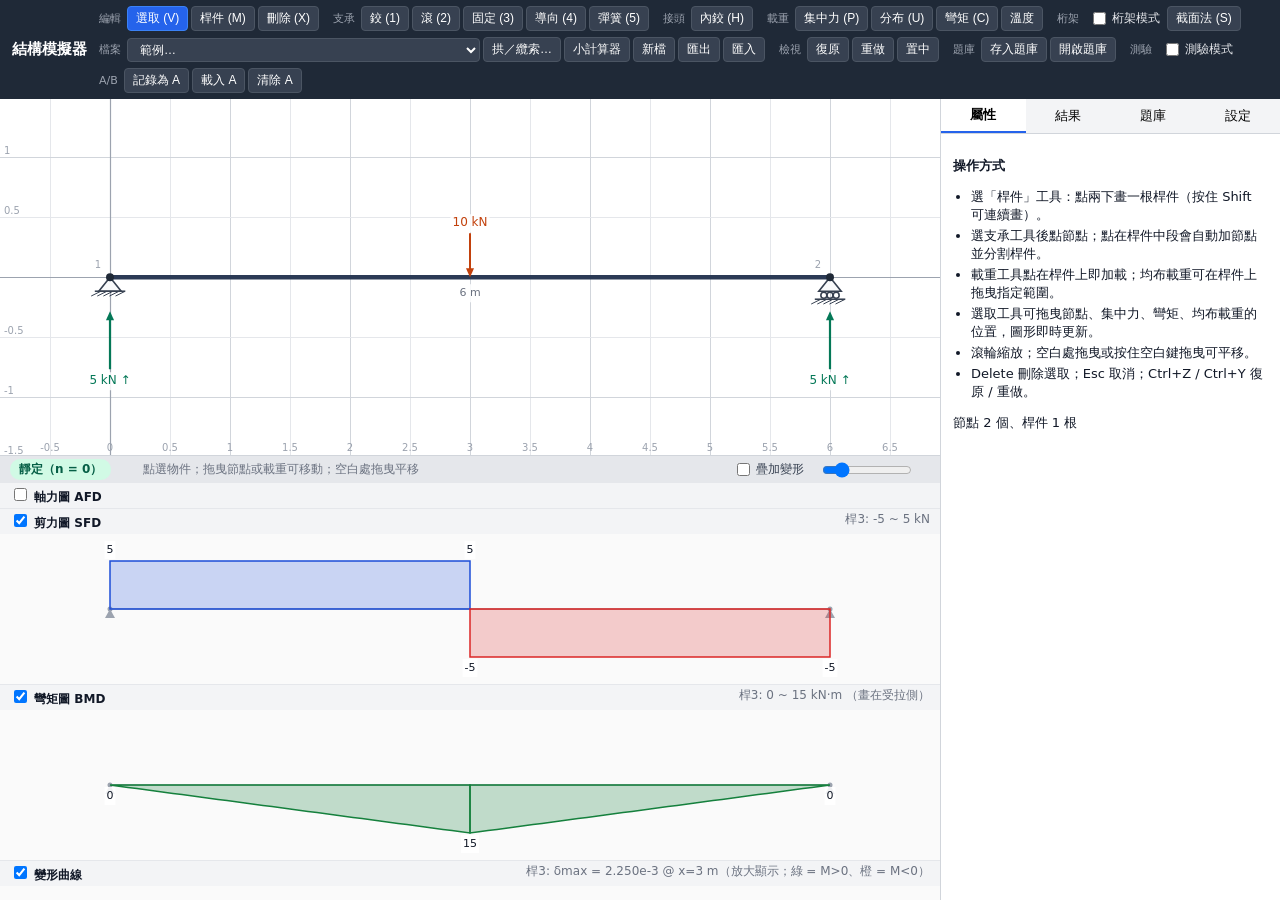
<file: index.html>
<!DOCTYPE html>
<html lang="zh-Hant">
<head>
<meta charset="UTF-8">
<meta name="viewport" content="width=device-width, initial-scale=1">
<title>結構模擬器 — 建築結構考試練習</title>
<link rel="stylesheet" href="css/style.css">
</head>
<body>
<header>
  <h1>結構模擬器</h1>
  <div id="toolbar"></div>
</header>
<main>
  <div id="left">
    <div id="structure-wrap"><canvas id="structure"></canvas></div>
    <div id="status"><span id="status-det" class="badge none">—</span><span id="status-title" class="status-title"></span><span id="status-hint"></span>
      <label class="status-ctl"><input type="checkbox" id="chk-deformed"> 疊加變形</label>
      <input type="range" id="rng-deform" min="0.2" max="5" step="0.2" value="1" title="變形放大倍率">
      <span id="status-pos"></span></div>
    <div id="diagrams"></div>
  </div>
  <aside id="side"></aside>
</main>
<div id="dlg-arch" class="modal hidden">
  <div class="modal-box">
    <h3>產生拱／纜索／山形剛架</h3>
    <label class="field"><span>類型</span><select id="ar-kind">
      <option value="arch3">三鉸拱</option><option value="arch2">兩鉸拱（靜不定）</option><option value="archFixed">固定拱（靜不定）</option>
      <option value="cable">纜索</option><option value="gable3">山形三鉸剛架</option></select></label>
    <label class="field" id="ar-shape-row"><span>形狀</span><select id="ar-shape"><option value="parabola">拋物線</option><option value="circle">圓弧</option><option value="triangle">折線（三角）</option></select></label>
    <label class="field"><span>跨度 L</span><input type="number" id="ar-span" value="12" step="any"></label>
    <label class="field"><span>矢高／垂度 f</span><input type="number" id="ar-rise" value="3" step="any"></label>
    <label class="field hidden" id="ar-height-row"><span>柱高 h</span><input type="number" id="ar-height" value="4" step="any"></label>
    <label class="field" id="ar-n-row"><span>分段數（偶數）</span><input type="number" id="ar-n" value="12" step="2" min="2"></label>
    <label class="field"><span>均布 w（每單位水平長度）</span><input type="number" id="ar-w" value="5" step="any"></label>
    <label class="field"><span>頂點集中力 P</span><input type="number" id="ar-P" value="0" step="any"></label>
    <label class="field" id="ar-mode-row"><span>均布施加方式</span><select id="ar-mode"><option value="projected">桿件分布載重（投影）</option><option value="nodal">節點集中力</option></select></label>
    <div class="row" style="justify-content:flex-end;margin-top:8px"><button class="btn" id="ar-cancel">取消</button><button class="btn primary" id="ar-ok">產生</button></div>
  </div>
</div>
<script src="js/linalg.js"></script>
<script src="js/model.js"></script>
<script src="js/solver.js"></script>
<script src="js/analysis.js"></script>
<script src="js/draw.js"></script>
<script src="js/editor.js"></script>
<script src="js/diagrams.js"></script>
<script src="js/panels.js"></script>
<script src="js/main.js"></script>
</body>
</html>
</file>
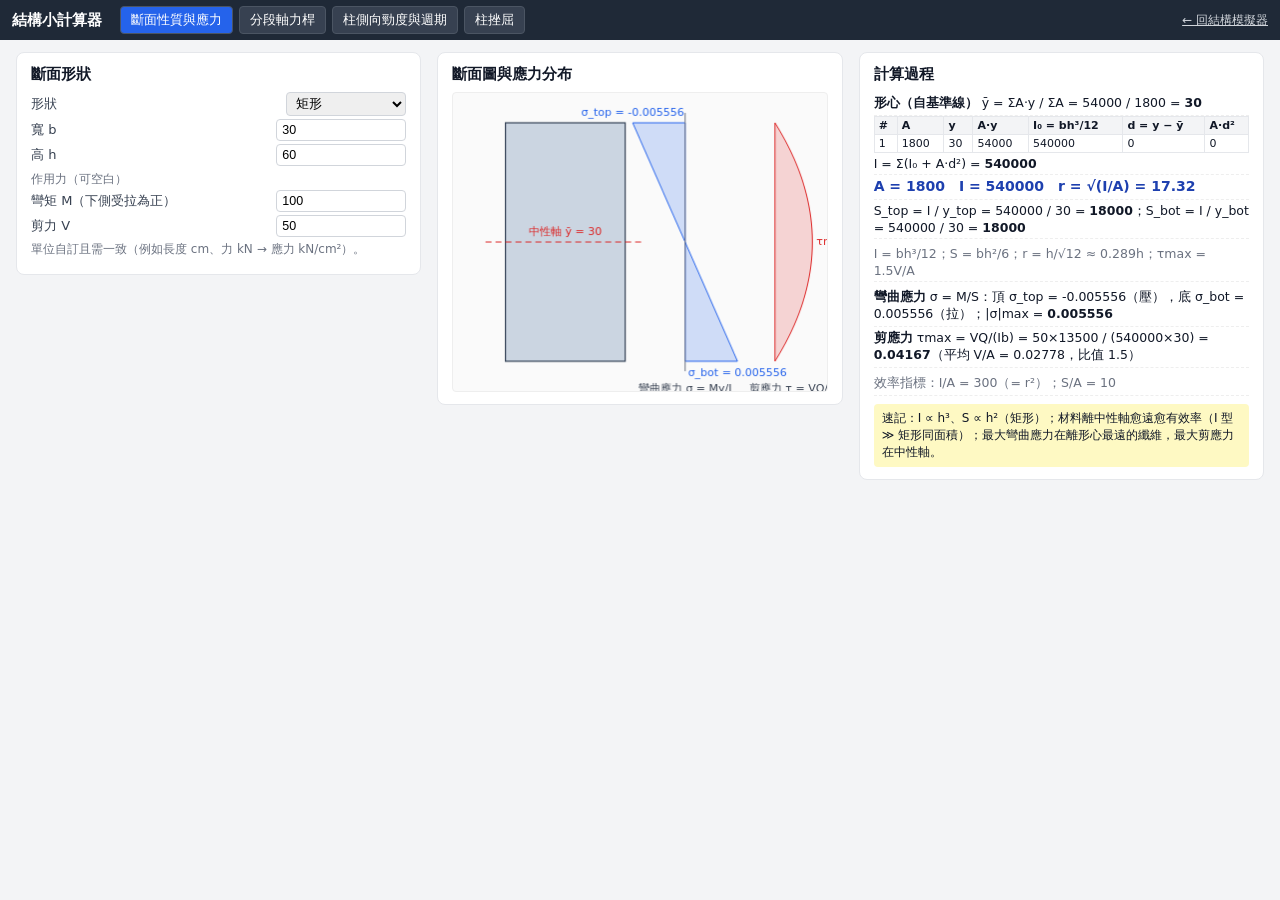
<file: calculators.html>
<!DOCTYPE html>
<html lang="zh-Hant">
<head>
<meta charset="UTF-8">
<meta name="viewport" content="width=device-width, initial-scale=1">
<title>結構小計算器 — 建築結構考試練習</title>
<link rel="stylesheet" href="css/style.css">
<style>
  body { display: block; overflow: auto; }
  .calc-nav { display: flex; gap: 6px; padding: 6px 12px; background: #1f2937; align-items: center; flex-wrap: wrap; }
  .calc-nav h1 { color: #fff; font-size: 15px; margin: 0 12px 0 0; }
  .calc-nav button { background: #374151; color: #fff; border: 1px solid #4b5563; border-radius: 4px; padding: 4px 10px; cursor: pointer; }
  .calc-nav button.active { background: #2563eb; }
  .calc-nav a { color: #d1d5db; margin-left: auto; font-size: 12px; }
  .calc { display: none; padding: 12px 16px; gap: 16px; }
  .calc.active { display: flex; flex-wrap: wrap; align-items: flex-start; }
  .card { background: #fff; border: 1px solid #e5e7eb; border-radius: 8px; padding: 12px 14px; min-width: 300px; flex: 1 1 320px; }
  .card h2 { font-size: 15px; margin: 0 0 8px; }
  .card canvas { width: 100%; height: 300px; display: block; background: #fafafa; border: 1px solid #eee; border-radius: 4px; }
  .steps div { padding: 3px 0; border-bottom: 1px dashed #eee; font-size: 12.5px; }
  .steps .big { font-size: 14px; font-weight: 600; color: #1e40af; }
  .field input, .field select { width: 120px; }
  .seg-table input { width: 70px; }
  .note { background: #fef9c3; border-radius: 4px; padding: 6px 8px; font-size: 12px; margin-top: 8px; }
</style>
</head>
<body>
<div class="calc-nav">
  <h1>結構小計算器</h1>
  <button data-calc="section" class="active">斷面性質與應力</button>
  <button data-calc="axial">分段軸力桿</button>
  <button data-calc="stiff">柱側向勁度與週期</button>
  <button data-calc="buck">柱挫屈</button>
  <a href="index.html">← 回結構模擬器</a>
</div>

<!-- 斷面性質 -->
<div class="calc active" id="calc-section">
  <div class="card">
    <h2>斷面形狀</h2>
    <label class="field"><span>形狀</span><select id="sec-shape">
      <option value="rect">矩形</option><option value="hollowRect">空心矩形</option><option value="I">I 型（對稱）</option><option value="T">T 型</option>
      <option value="circle">圓形</option><option value="pipe">圓管</option><option value="custom">自訂矩形組合</option></select></label>
    <div id="sec-params"></div>
    <div class="sub">作用力（可空白）</div>
    <label class="field"><span>彎矩 M（下側受拉為正）</span><input type="number" id="sec-M" value="100" step="any"></label>
    <label class="field"><span>剪力 V</span><input type="number" id="sec-V" value="50" step="any"></label>
    <p class="muted">單位自訂且需一致（例如長度 cm、力 kN → 應力 kN/cm²）。</p>
  </div>
  <div class="card"><h2>斷面圖與應力分布</h2><canvas id="sec-canvas"></canvas></div>
  <div class="card"><h2>計算過程</h2><div class="steps" id="sec-steps"></div>
    <div class="note">速記：I ∝ h³、S ∝ h²（矩形）；材料離中性軸愈遠愈有效率（I 型 ≫ 矩形同面積）；最大彎曲應力在離形心最遠的纖維，最大剪應力在中性軸。</div></div>
</div>

<!-- 分段軸力 -->
<div class="calc" id="calc-axial">
  <div class="card">
    <h2>桿件分段與載重</h2>
    <label class="field"><span>分段數</span><select id="ax-n"><option>1</option><option>2</option><option selected>3</option><option>4</option></select></label>
    <label class="field check"><input type="checkbox" id="ax-right"><span>右端也固定（靜不定，需相容條件）</span></label>
    <table class="tbl small seg-table" id="ax-table"></table>
    <p class="muted">節點 0 為左端固定支承；P 向右為正。E、A 單位自訂（例如 kN/cm²、cm²，L 用 cm）。</p>
  </div>
  <div class="card"><h2>軸力圖與位移</h2><canvas id="ax-canvas"></canvas></div>
  <div class="card"><h2>計算過程</h2><div class="steps" id="ax-steps"></div>
    <div class="note">δ = Σ N_i L_i /(E_i A_i)；勁度 k = EA/L。不同材料受同力：變形與 E 成反比；兩端固定時反力依「相容條件 Σδ = 0」分配。</div></div>
</div>

<!-- 柱側向勁度與週期 -->
<div class="calc" id="calc-stiff">
  <div class="card">
    <h2>樓層柱列</h2>
    <label class="field"><span>柱數</span><select id="st-n"><option>1</option><option selected>2</option><option>3</option><option>4</option><option>5</option><option>6</option></select></label>
    <table class="tbl small seg-table" id="st-table"></table>
    <label class="field"><span>樓層剪力 V</span><input type="number" id="st-V" value="100" step="any"></label>
    <label class="field"><span>樓層質量 m（t = kN·s²/m）</span><input type="number" id="st-m" value="200" step="any"></label>
    <label class="field"><span>或重量 W（kN，填入則 m = W/9.81）</span><input type="number" id="st-W" value="" step="any"></label>
    <div class="sub">規範經驗週期（速記）</div>
    <label class="field"><span>建築高度 H (m)</span><input type="number" id="st-H" value="30" step="any"></label>
  </div>
  <div class="card"><h2>勁度分配</h2><canvas id="st-canvas"></canvas></div>
  <div class="card"><h2>計算過程</h2><div class="steps" id="st-steps"></div>
    <div class="note">兩端固定（不轉動）k = 12EI/h³；一端鉸接 k = 3EI/h³。同層柱頂位移相同 → 剪力依勁度比例分配；柱愈短愈剛（1/h³）→ 短柱吸收大部分剪力（短柱效應）。T = 2π√(m/K)：質量愈大、勁度愈小 → 週期愈長。</div></div>
</div>

<!-- 柱挫屈 -->
<div class="calc" id="calc-buck">
  <div class="card">
    <h2>柱參數</h2>
    <label class="field"><span>E</span><input type="number" id="bk-E" value="20000" step="any"></label>
    <label class="field"><span>I</span><input type="number" id="bk-I" value="5000" step="any"></label>
    <label class="field"><span>A</span><input type="number" id="bk-A" value="50" step="any"></label>
    <label class="field"><span>柱長 L</span><input type="number" id="bk-L" value="400" step="any"></label>
    <label class="field"><span>降伏應力 σy（可空白）</span><input type="number" id="bk-sy" value="25" step="any"></label>
    <label class="field"><span>端部條件</span><select id="bk-end"></select></label>
    <p class="muted">單位一致（例如 kN/cm²、cm⁴、cm²、cm）。</p>
  </div>
  <div class="card"><h2>挫屈形狀與有效長度</h2><canvas id="bk-canvas"></canvas></div>
  <div class="card"><h2>計算過程與端部條件比較</h2><div class="steps" id="bk-steps"></div>
    <div class="note">Pcr = π²EI/(KL)²；Pcr ∝ 1/L²、∝ I（取弱軸 I_min）。K：兩端固定 0.5、固定–鉸 0.7、兩端鉸 1.0、固定–導向 1.0、懸臂 2.0 → Pcr 比例 4 : 2 : 1 : 1 : 0.25。長細比 λ = KL/r；σcr > σy 時非彈性挫屈，尤拉公式不適用。</div></div>
</div>

<script src="js/calc-core.js"></script>
<script src="js/calc.js"></script>
</body>
</html>
</file>
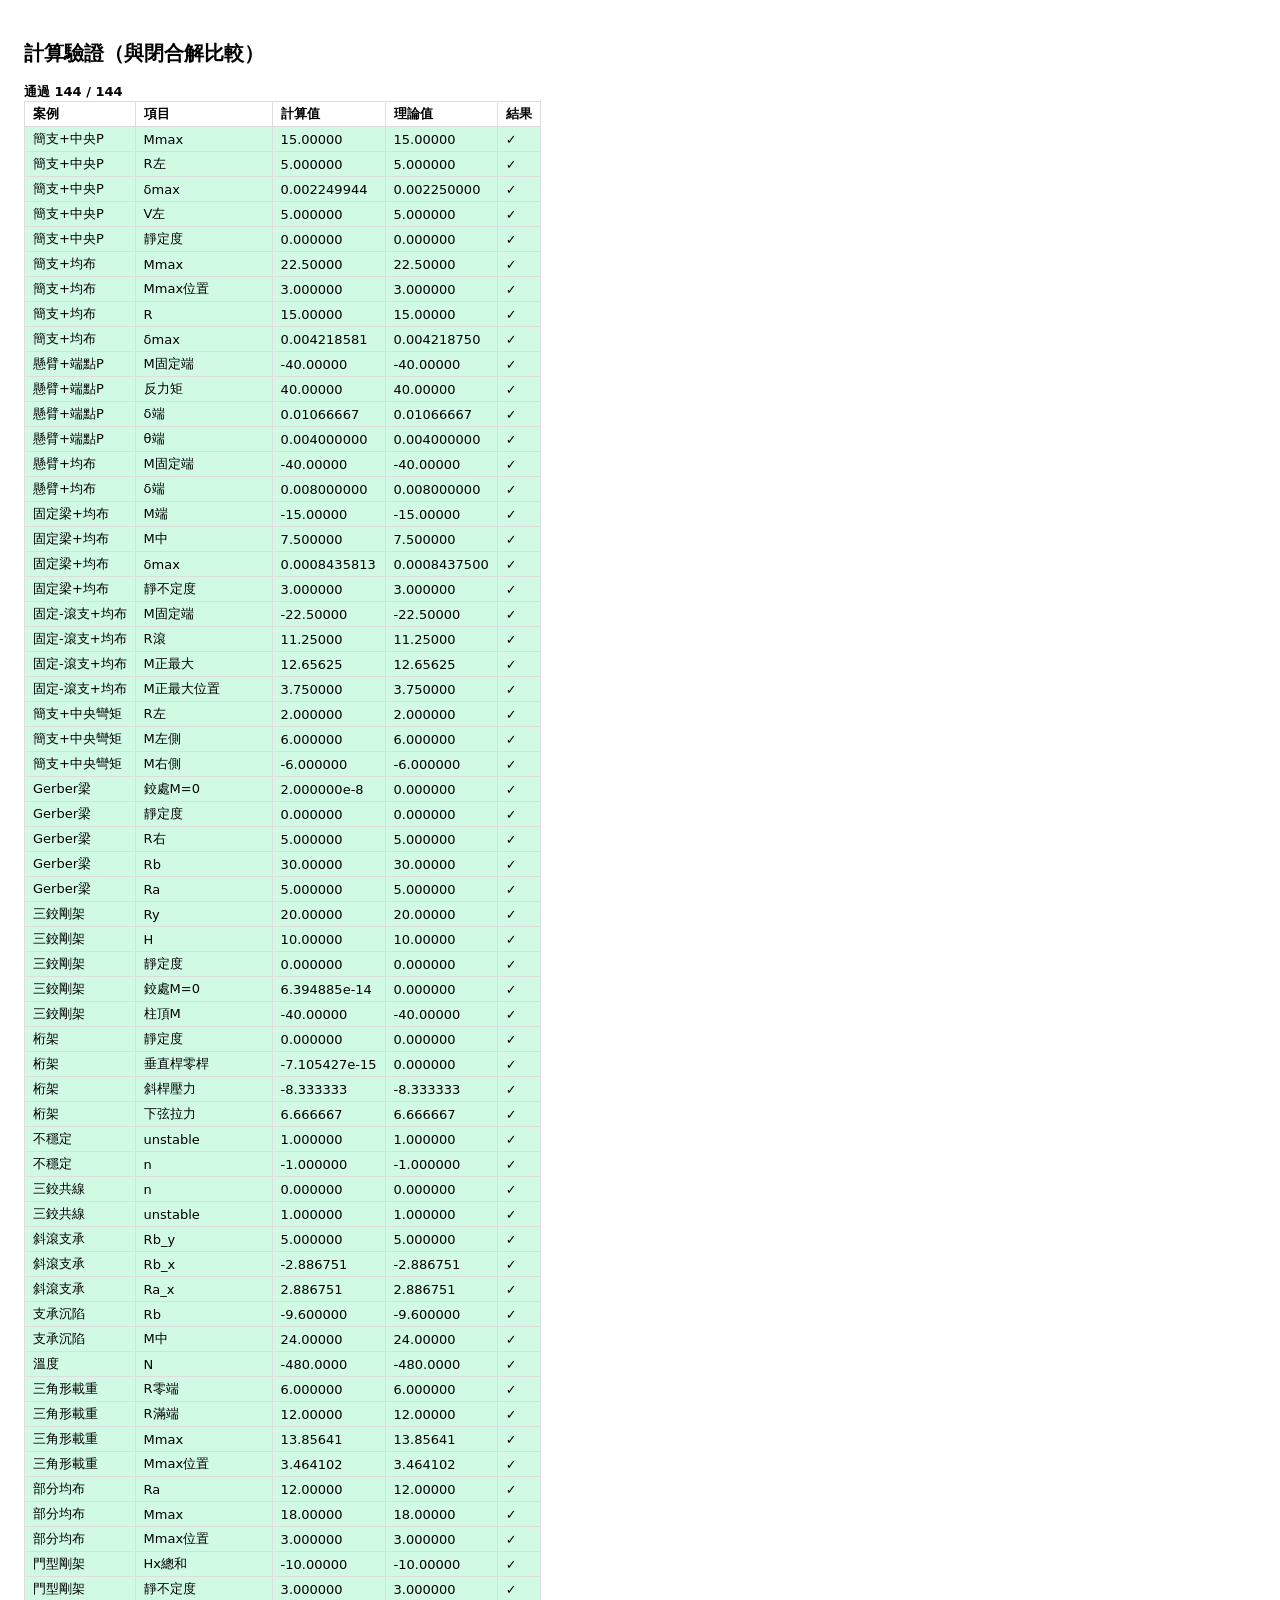
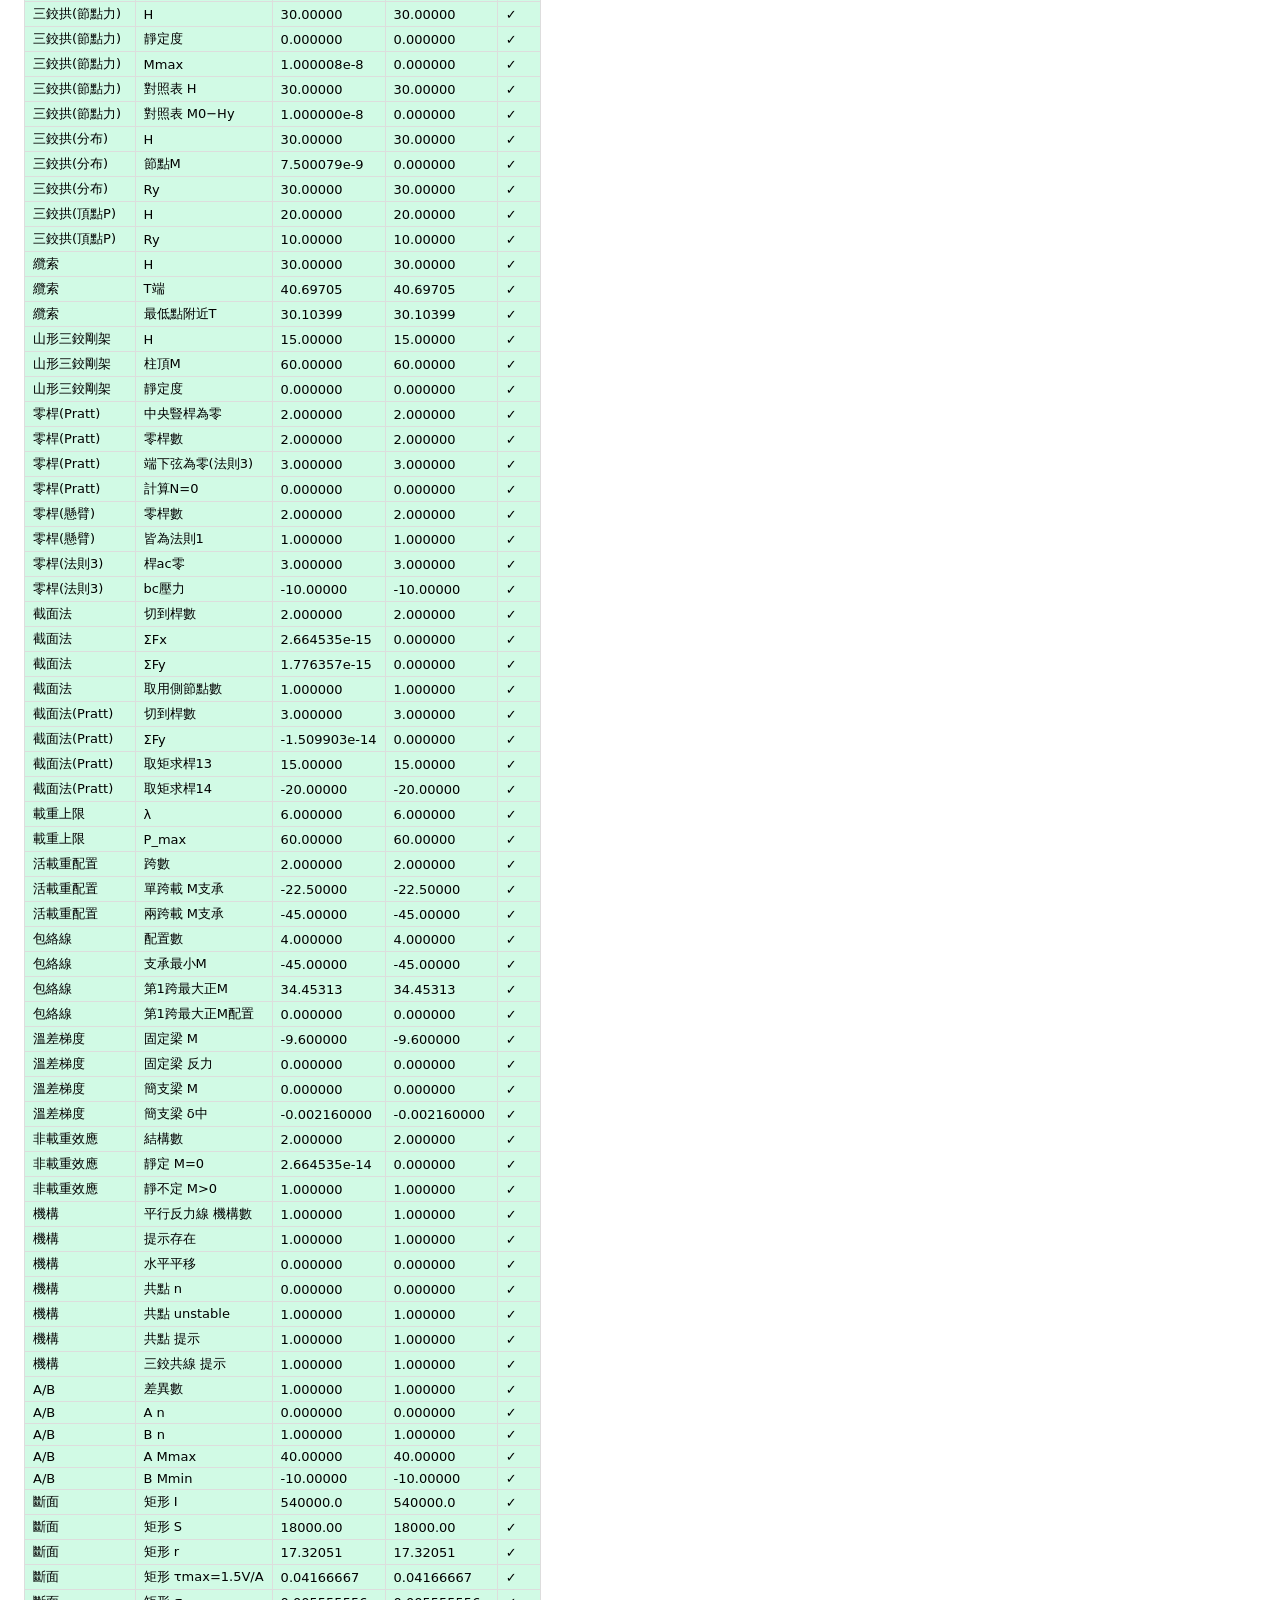
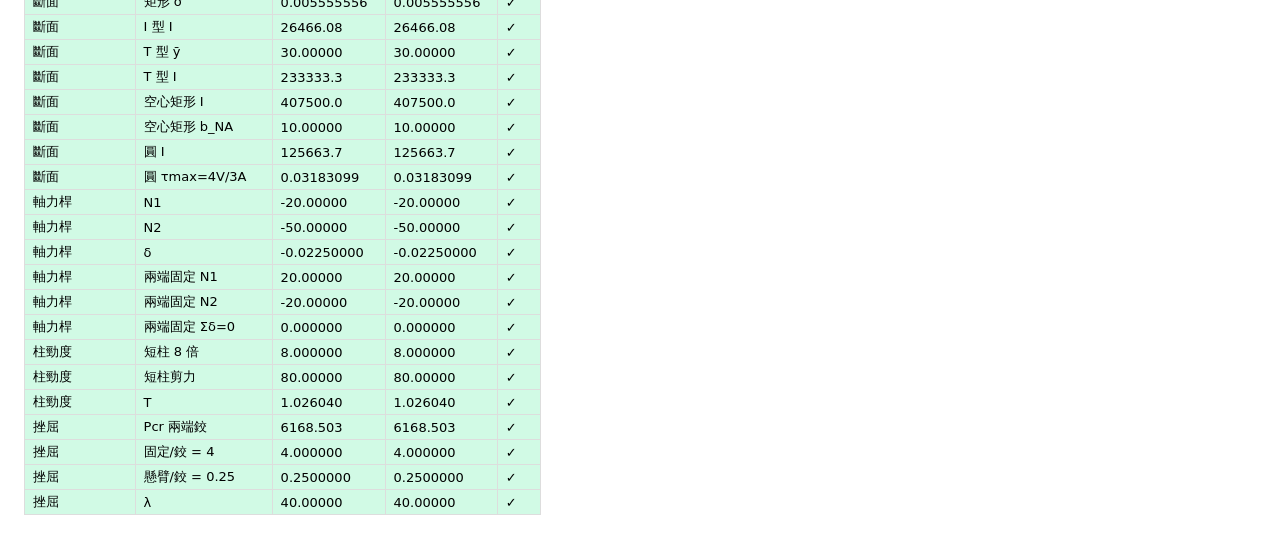
<file: tests.html>
<!DOCTYPE html>
<html lang="zh-Hant">
<head>
<meta charset="UTF-8">
<title>結構模擬器 — 計算驗證</title>
<style>
body { font-family: "Segoe UI", "Microsoft JhengHei", system-ui, sans-serif; font-size: 13px; padding: 16px; }
table { border-collapse: collapse; } td, th { border: 1px solid #ddd; padding: 3px 8px; text-align: left; }
.ok { background: #d1fae5; } .fail { background: #fee2e2; }
</style>
</head>
<body>
<h2>計算驗證（與閉合解比較）</h2>
<div id="summary"></div>
<table id="out"><tr><th>案例</th><th>項目</th><th>計算值</th><th>理論值</th><th>結果</th></tr></table>
<script src="js/linalg.js"></script>
<script src="js/model.js"></script>
<script src="js/solver.js"></script>
<script src="js/analysis.js"></script>
<script src="js/calc-core.js"></script>
<script src="js/tests.js"></script>
</body>
</html>
</file>
<file: css/style.css>
* { box-sizing: border-box; }
html, body { height: 100%; margin: 0; font-family: "Segoe UI", "Microsoft JhengHei", system-ui, sans-serif; font-size: 13px; color: #111827; background: #f3f4f6; }
body { display: flex; flex-direction: column; }
header { display: flex; align-items: center; gap: 12px; padding: 6px 12px; background: #1f2937; color: #fff; }
header h1 { font-size: 15px; margin: 0; font-weight: 600; white-space: nowrap; }
#toolbar { display: flex; flex-wrap: wrap; gap: 6px 14px; align-items: center; flex: 1; }
.tgroup { display: flex; align-items: center; gap: 3px; }
.tgroup-name { font-size: 11px; color: #9ca3af; margin-right: 3px; }
#toolbar button, #toolbar select { background: #374151; color: #fff; border: 1px solid #4b5563; border-radius: 4px; padding: 3px 8px; font-size: 12px; cursor: pointer; }
#toolbar button:hover { background: #4b5563; }
#toolbar button.active { background: #2563eb; border-color: #3b82f6; }
main { flex: 1; display: flex; min-height: 0; }
#left { flex: 1; display: flex; flex-direction: column; min-width: 0; }
#structure-wrap { flex: 1; min-height: 220px; position: relative; background: #fff; border-bottom: 1px solid #d1d5db; }
#structure { width: 100%; height: 100%; display: block; cursor: crosshair; }
#status { display: flex; gap: 16px; padding: 3px 10px; background: #e5e7eb; font-size: 12px; color: #374151; align-items: center; }
#status-hint { flex: 1; color: #6b7280; }
#diagrams { display: flex; flex-direction: column; overflow-y: auto; background: #fafafa; max-height: 52%; }
.diagram { border-bottom: 1px solid #e5e7eb; }
.diagram.hidden canvas { display: none; }
.diagram-head { display: flex; justify-content: space-between; padding: 2px 10px; font-size: 12px; background: #f3f4f6; }
.diagram-head label { font-weight: 600; cursor: pointer; }
.diagram-info { color: #6b7280; white-space: nowrap; overflow: hidden; text-overflow: ellipsis; max-width: 70%; }
.diagram canvas { width: 100%; height: 150px; display: block; }
#side { width: 340px; border-left: 1px solid #d1d5db; background: #fff; display: flex; flex-direction: column; }
.tabs { display: flex; border-bottom: 1px solid #d1d5db; }
.tabs button { flex: 1; padding: 7px; border: none; background: #f3f4f6; cursor: pointer; font-size: 13px; }
.tabs button.active { background: #fff; font-weight: 600; border-bottom: 2px solid #2563eb; }
.tab-body { flex: 1; overflow-y: auto; padding: 10px 12px; }
.tab-body h2 { font-size: 15px; margin: 0 0 6px; }
.section { margin-bottom: 8px; border: 1px solid #e5e7eb; border-radius: 6px; }
.section h3 { font-size: 12.5px; margin: 0; padding: 5px 8px; background: #f9fafb; cursor: pointer; user-select: none; }
.section-body { padding: 6px 8px; }
.field { display: flex; align-items: center; justify-content: space-between; gap: 8px; margin: 3px 0; }
.field span { color: #374151; }
.field input[type=number], .field select { width: 130px; padding: 3px 5px; border: 1px solid #d1d5db; border-radius: 4px; font-size: 12.5px; }
.field.check { justify-content: flex-start; }
.sub { font-size: 11.5px; color: #6b7280; margin-top: 6px; }
.muted { color: #6b7280; font-size: 12px; margin: 4px 0; }
.btn { background: #e5e7eb; border: 1px solid #d1d5db; border-radius: 4px; padding: 4px 9px; cursor: pointer; font-size: 12px; margin: 3px 2px 0 0; }
.btn:hover { background: #d1d5db; }
.btn.danger { background: #fee2e2; border-color: #fca5a5; color: #991b1b; }
.btn.small { padding: 2px 6px; font-size: 11px; }
.row { display: flex; flex-wrap: wrap; gap: 2px; }
.load-card { border: 1px solid #e5e7eb; border-radius: 4px; padding: 4px 6px; margin-bottom: 5px; background: #fcfcfc; }
.load-title { font-weight: 600; font-size: 12px; margin-bottom: 2px; }
.hint ul { padding-left: 18px; } .hint li { margin: 3px 0; }
.badge { display: inline-block; padding: 2px 9px; border-radius: 10px; font-weight: 600; font-size: 12px; }
.badge.det { background: #d1fae5; color: #065f46; }
.badge.indet { background: #dbeafe; color: #1e40af; }
.badge.unstable { background: #fee2e2; color: #991b1b; }
.badge.none { background: #e5e7eb; color: #374151; }
.formula { font-family: Consolas, monospace; font-size: 12px; background: #f9fafb; padding: 3px 6px; margin: 3px 0; border-radius: 3px; }
.warn { color: #92400e; background: #fef3c7; padding: 5px 8px; border-radius: 4px; font-size: 12px; margin: 5px 0; }
.tbl { width: 100%; border-collapse: collapse; font-size: 12px; }
.tbl th, .tbl td { border: 1px solid #e5e7eb; padding: 3px 5px; text-align: left; vertical-align: top; }
.tbl th { background: #f3f4f6; font-weight: 600; }
.tbl.small { font-size: 11px; } .tbl.small td, .tbl.small th { padding: 2px 4px; }
.tbl small { color: #6b7280; }
.std { background: #ecfdf5; border-radius: 4px; padding: 5px 8px; margin: 4px 0; font-size: 12px; }
.std b { display: block; margin-bottom: 2px; }
.chip { display: inline-flex; align-items: center; gap: 3px; border: 1px solid #d1d5db; border-radius: 10px; padding: 1px 7px; margin: 2px 2px 0 0; font-size: 12px; background: #f9fafb; }
.tension { color: #1d4ed8; font-weight: 600; } .compress { color: #dc2626; font-weight: 600; }
.feat { padding-left: 16px; font-size: 12px; } .feat li { margin: 3px 0; }
.tb-check { display: flex; align-items: center; gap: 3px; font-size: 12px; color: #e5e7eb; margin: 0 4px; cursor: pointer; white-space: nowrap; }
.status-title { font-weight: 600; color: #1f2937; white-space: nowrap; }
.lib-item { display: flex; align-items: center; gap: 6px; padding: 5px 6px; border-bottom: 1px solid #eee; }
.lib-item .lib-name { flex: 1; cursor: pointer; }
.lib-item .lib-name b { display: block; }
.lib-item .lib-name small { color: #6b7280; }
.lib-item:hover { background: #f3f4f6; }
.quiz-box { background: #eef2ff; border: 1px solid #c7d2fe; border-radius: 6px; padding: 8px 10px; margin-bottom: 8px; }
.quiz-box .field input, .quiz-box .field select { width: 110px; }
.ok-mark { color: #047857; font-weight: 700; } .bad-mark { color: #b91c1c; font-weight: 700; }
.status-ctl { display: flex; align-items: center; gap: 3px; white-space: nowrap; }
#rng-deform { width: 90px; }
.modal { position: fixed; inset: 0; background: rgba(0,0,0,0.35); display: flex; align-items: center; justify-content: center; z-index: 50; }
.modal.hidden { display: none; }
.modal-box { background: #fff; border-radius: 8px; padding: 14px 18px; width: 380px; box-shadow: 0 10px 30px rgba(0,0,0,0.25); }
.modal-box h3 { margin: 0 0 8px; font-size: 15px; }
.modal-box .field input, .modal-box .field select { width: 170px; }
.field.hidden { display: none; }
.btn.primary { background: #2563eb; border-color: #1d4ed8; color: #fff; }
</file>
